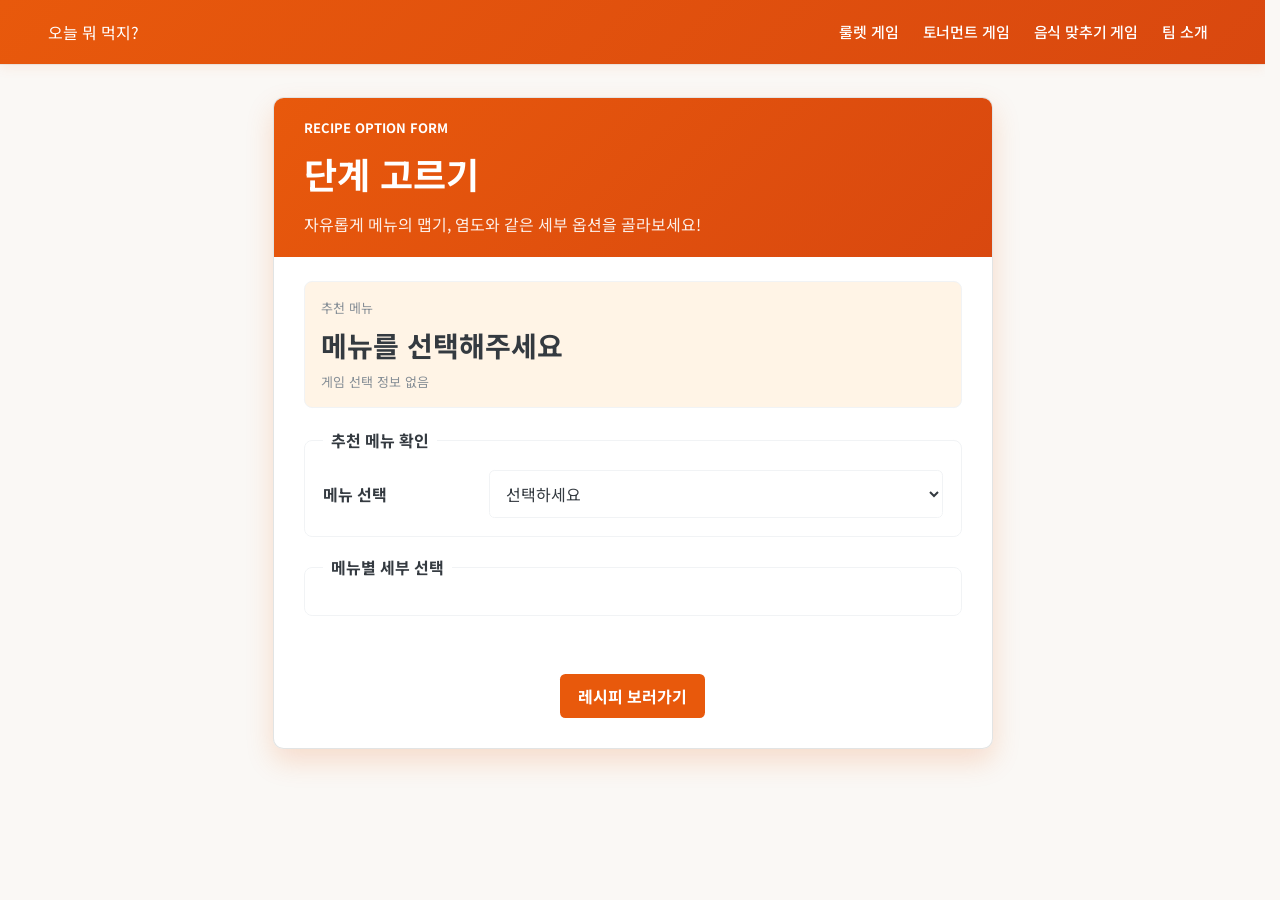
<file: form.html>
<!doctype html>
<html lang="ko">
  <head>
    <meta charset="UTF-8" />
    <meta name="viewport" content="width=device-width, initial-scale=1.0" />
    <title>메뉴 취향 선택</title>
    <link rel="preconnect" href="https://fonts.googleapis.com" />
    <link rel="preconnect" href="https://fonts.gstatic.com" crossorigin />
    <link
      href="https://fonts.googleapis.com/css2?family=Noto+Sans+KR:wght@400;500;600;700&display=swap"
      rel="stylesheet"
    />
    <link rel="stylesheet" href="css/style.css" />
    <link rel="stylesheet" href="css/form.css" />
  </head>
  <body>
    <header>
      <div id="header">
        <div id="title">오늘 뭐 먹지?</div>
        <div id="nav">
          <div>룰렛 게임</div>
          <div>토너먼트 게임</div>
          <div>음식 맞추기 게임</div>
          <div>팀 소개</div>
        </div>
      </div>
    </header>
    <main>
      <div id="formPage" class="app">
        <section class="form-panel" aria-labelledby="page-title">
          <div class="title-group">
            <p class="eyebrow">Recipe Option Form</p>
            <h1 id="page-title">단계 고르기</h1>
            <p class="summary">
              자유롭게 메뉴의 맵기, 염도와 같은 세부 옵션을 골라보세요!
            </p>
          </div>

          <div class="selected-menu" aria-live="polite">
            <span>추천 메뉴</span>
            <strong id="selectedMenuName">메뉴를 불러오는 중</strong>
            <small id="gameSource">게임 선택 정보 없음</small>
          </div>

          <form id="foodForm" novalidate>
            <fieldset id="fallbackFieldset">
              <legend>추천 메뉴 확인</legend>

              <label for="menuChoice">메뉴 선택</label>
              <select id="menuChoice" name="menuChoice" required>
                <option value="">선택하세요</option>
                <option value="tteokbokki">떡볶이</option>
                <option value="kimchiFriedRice">김치볶음밥</option>
                <option value="dakbokkeumtang">닭볶음탕</option>
                <option value="shabuShabu">샤브샤브</option>
                <option value="doenjangStew">된장찌개</option>
                <option value="kimchiStew">김치찌개</option>
                <option value="seaweedSoup">미역국</option>
                <option value="aglioOlio">알리오올리오</option>
              </select>
            </fieldset>

            <fieldset id="customFieldset" class="custom-fieldset" hidden>
              <legend>메뉴별 세부 선택</legend>
              <div id="customFields" class="custom-fields"></div>
            </fieldset>

            <p id="formMessage" class="message" aria-live="polite"></p>

            <div class="actions">
              <button type="submit">레시피 보러가기</button>
            </div>
          </form>
        </section>
      </div>
    </main>

    <script src="js/main.js"></script>
    <script src="js/foodData.js"></script>
    <script src="js/form.js"></script>
  </body>
</html>
</file>
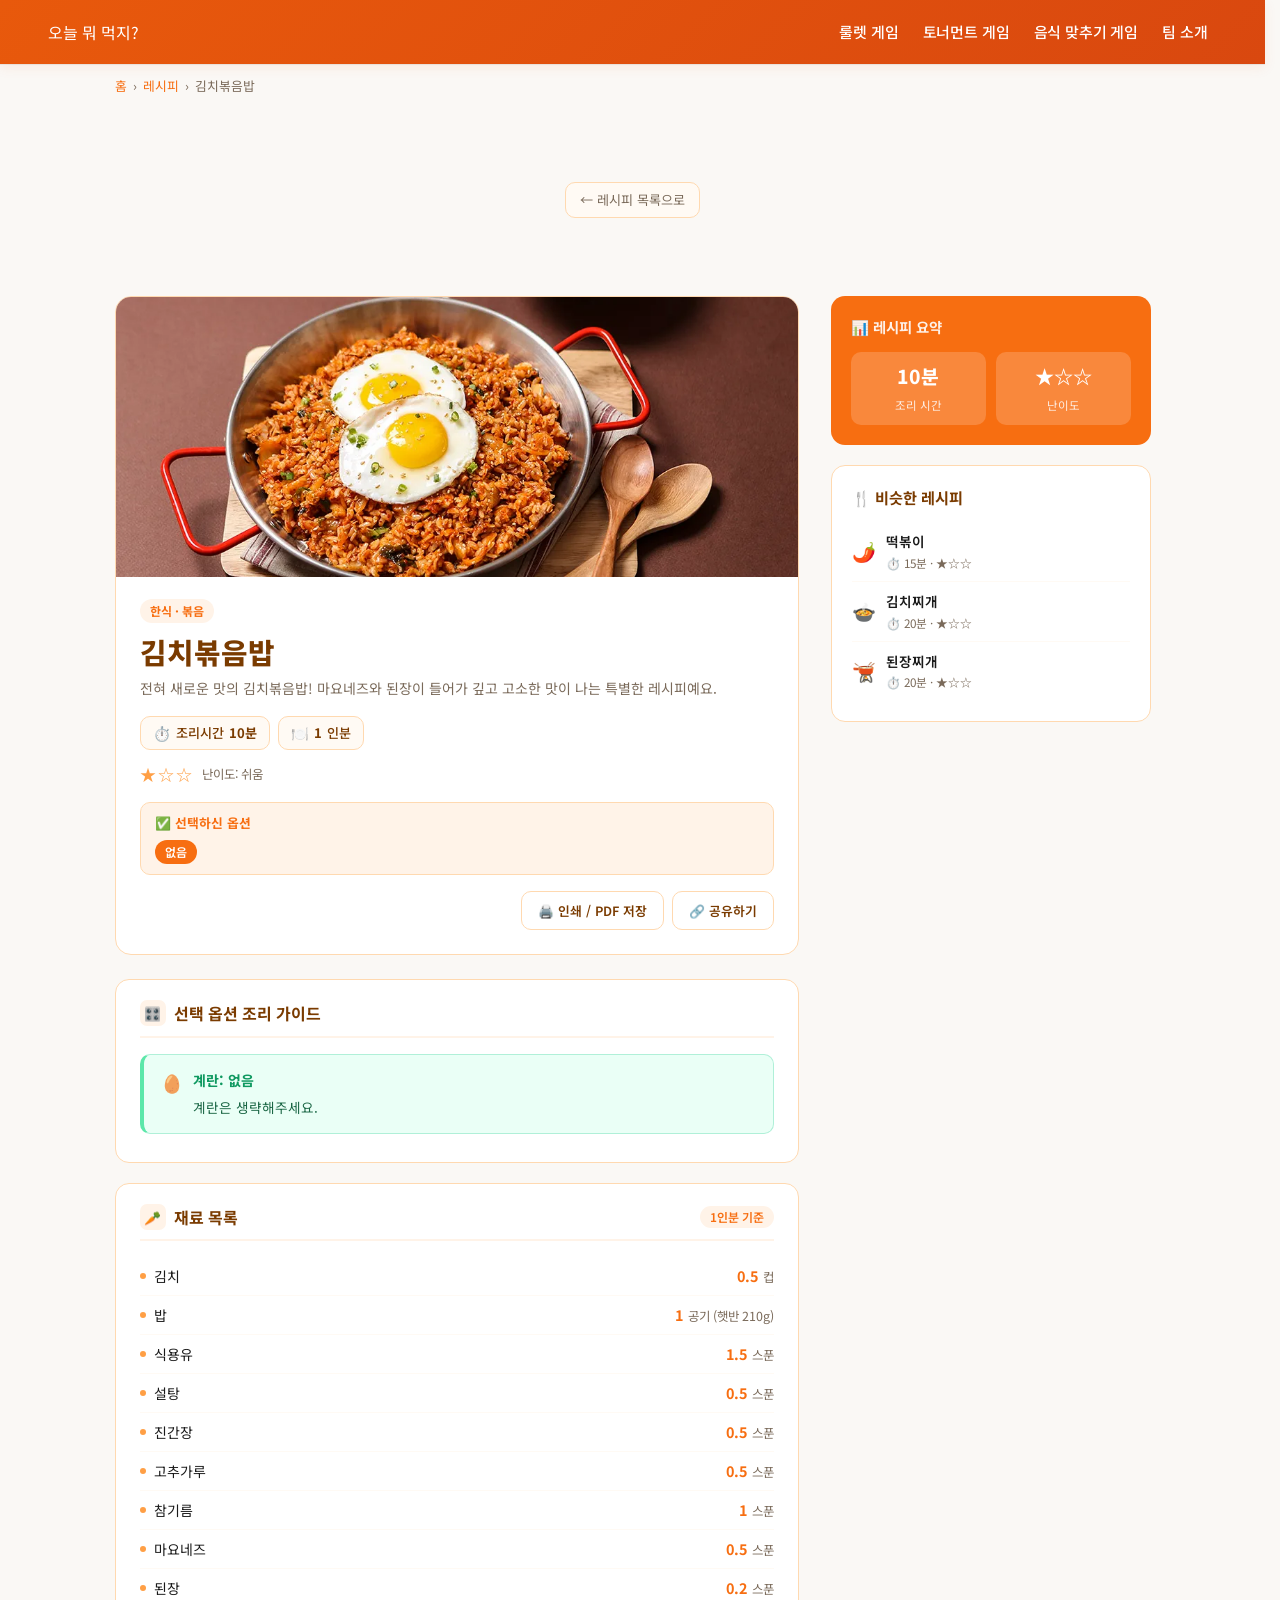
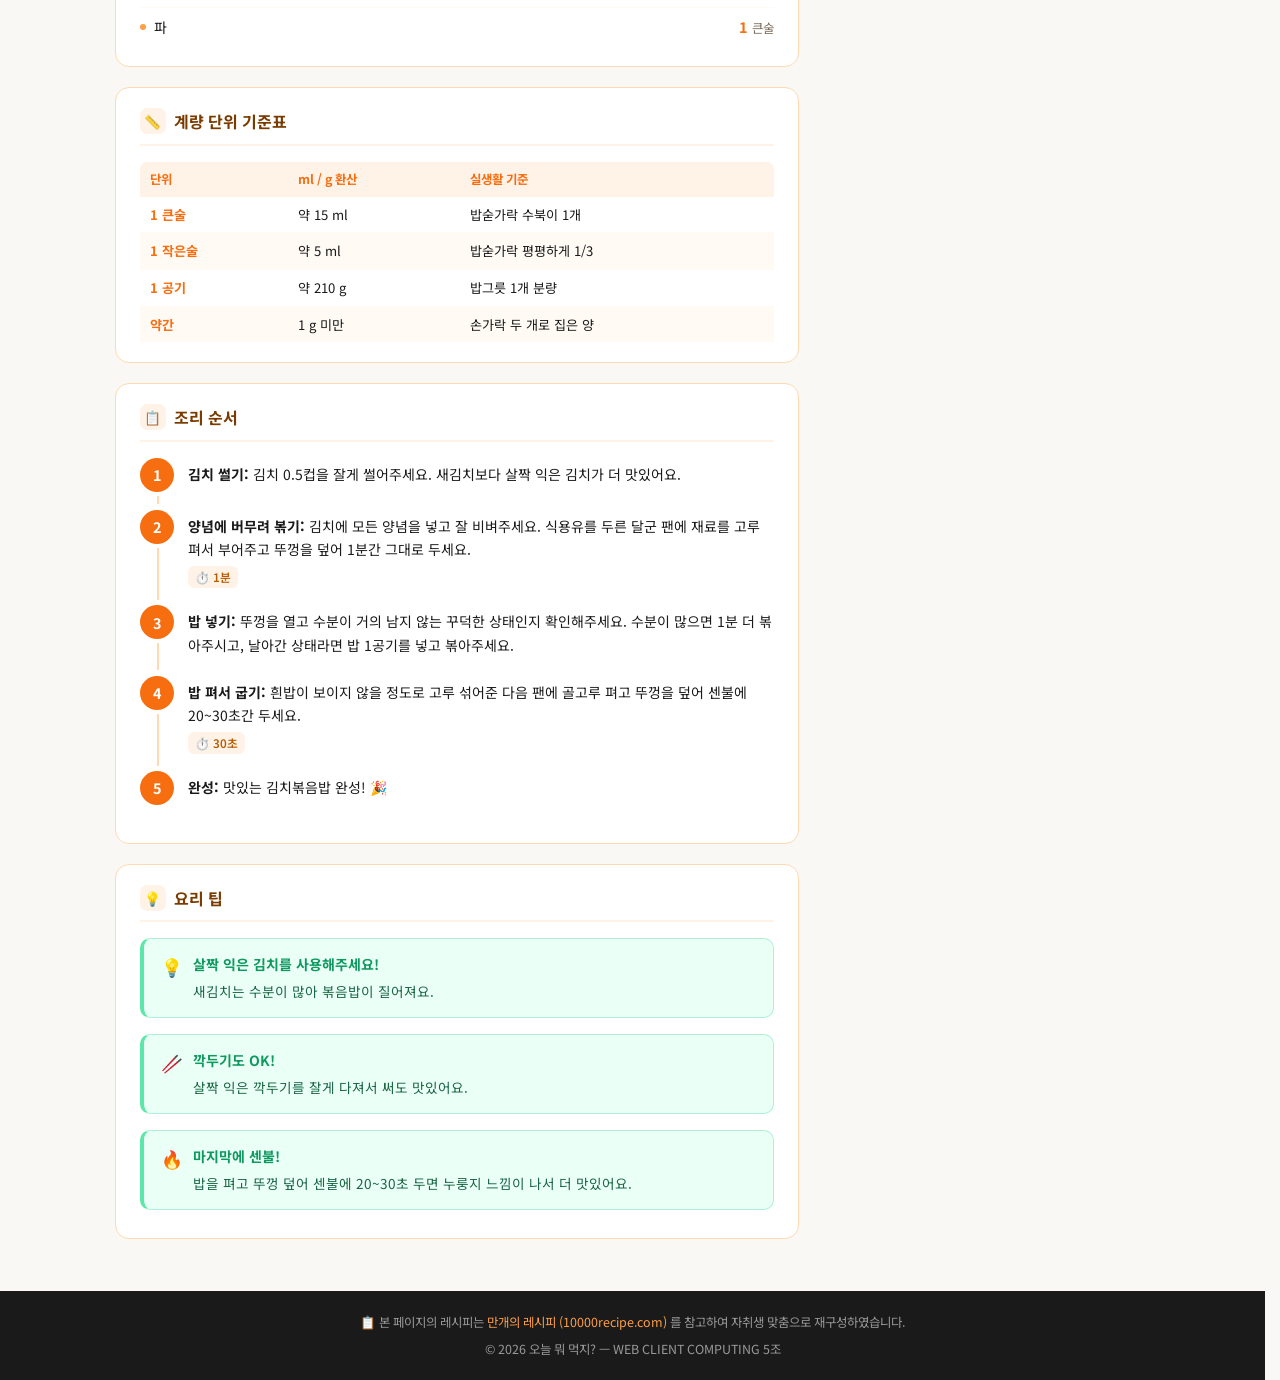
<file: recipe.html>
<!doctype html>
<html lang="ko">
  <head>
    <meta charset="UTF-8" />
    <meta name="viewport" content="width=device-width, initial-scale=1.0" />
    <title>오늘 뭐 먹지? - 레시피</title>
    <link rel="preconnect" href="https://fonts.googleapis.com" />
    <link rel="preconnect" href="https://fonts.gstatic.com" crossorigin />
    <link
      href="https://fonts.googleapis.com/css2?family=Noto+Sans+KR:wght@400;500;600;700&display=swap"
      rel="stylesheet"
    />
    <link rel="stylesheet" href="css/style.css" />
    <link rel="stylesheet" href="css/recipe.css" />
  </head>
  <body>
    <header>
      <div id="header">
        <div id="title">오늘 뭐 먹지?</div>
        <div id="nav">
          <div>룰렛 게임</div>
          <div>토너먼트 게임</div>
          <div>음식 맞추기 게임</div>
          <div>팀 소개</div>
        </div>
      </div>
    </header>

    <main id="recipePage">
      <div class="breadcrumb">
        <a href="index.html">홈</a>
        <span>›</span>
        <a href="index.html#recipes">레시피</a>
        <span>›</span>
        <span id="breadcrumb-name">-</span>
      </div>

      <a
        class="btn-back"
        href="index.html"
        style="display: inline-flex; margin-left: 0; text-align: left"
        >← 레시피 목록으로</a
      >

      <div class="recipe-layout">
        <div class="recipe-body">
          <div class="recipe-hero">
            <div class="hero-image-placeholder" id="hero-placeholder">
              <span id="hero-emoji">🍳</span>
              <p>음식 사진 영역</p>
            </div>

            <img
              class="hero-image"
              id="hero-img"
              src=""
              alt=""
              style="display: none"
            />

            <div class="hero-info">
              <span class="recipe-category" id="recipe-category">-</span>
              <h1 class="recipe-title" id="recipe-title">-</h1>
              <p class="recipe-desc" id="recipe-desc">-</p>

              <div class="meta-row">
                <div class="meta-chip">
                  <span class="icon">⏱️</span>
                  조리시간
                  <strong id="meta-time">-</strong>
                </div>
                <div class="meta-chip">
                  <span class="icon">🍽️</span>
                  <strong id="serving-display">1</strong>인분
                </div>
              </div>

              <div class="difficulty-row">
                <span class="stars" id="meta-difficulty">★☆☆</span>
                <span class="diff-label" id="meta-diff-label">난이도: -</span>
              </div>

              <div
                class="selected-options"
                id="selected-options"
                style="display: none"
              >
                <p class="selected-options-title">✅ 선택하신 옵션</p>
                <div class="options-tags" id="options-tags"></div>
              </div>

              <div class="action-row">
                <button
                  class="btn-action"
                  type="button"
                  onclick="window.print()"
                >
                  🖨️ 인쇄 / PDF 저장
                </button>
                <button
                  class="btn-action"
                  type="button"
                  onclick="shareRecipe()"
                >
                  🔗 공유하기
                </button>
              </div>
            </div>
          </div>

          <div class="section-card" id="option-tips-card" style="display: none">
            <h2 class="section-title">
              <span class="s-icon">🎛️</span>
              선택 옵션 조리 가이드
            </h2>
            <div class="tips-wrap" id="option-tips-wrap"></div>
          </div>

          <div class="section-card">
            <h2 class="section-title">
              <span class="s-icon">🥕</span>
              재료 목록
              <span class="serving-badge" id="serving-badge">1인분 기준</span>
            </h2>
            <ul class="ingredient-list" id="ingredient-list"></ul>
          </div>

          <div class="section-card">
            <h2 class="section-title">
              <span class="s-icon">📏</span>
              계량 단위 기준표
            </h2>
            <table class="measure-table">
              <thead>
                <tr>
                  <th>단위</th>
                  <th>ml / g 환산</th>
                  <th>실생활 기준</th>
                </tr>
              </thead>
              <tbody>
                <tr>
                  <td><span class="measure-unit-highlight">1 큰술</span></td>
                  <td>약 15 ml</td>
                  <td>밥숟가락 수북이 1개</td>
                </tr>
                <tr>
                  <td><span class="measure-unit-highlight">1 작은술</span></td>
                  <td>약 5 ml</td>
                  <td>밥숟가락 평평하게 1/3</td>
                </tr>
                <tr>
                  <td><span class="measure-unit-highlight">1 공기</span></td>
                  <td>약 210 g</td>
                  <td>밥그릇 1개 분량</td>
                </tr>
                <tr>
                  <td><span class="measure-unit-highlight">약간</span></td>
                  <td>1 g 미만</td>
                  <td>손가락 두 개로 집은 양</td>
                </tr>
              </tbody>
            </table>
          </div>

          <div class="section-card">
            <h2 class="section-title">
              <span class="s-icon">📋</span>
              조리 순서
            </h2>
            <ol class="steps-list" id="steps-list"></ol>
          </div>

          <div class="section-card">
            <h2 class="section-title">
              <span class="s-icon">💡</span>
              요리 팁
            </h2>
            <div class="tips-wrap" id="tips-wrap"></div>
          </div>
        </div>

        <aside class="sidebar">
          <div class="summary-card">
            <p class="summary-card-title">📊 레시피 요약</p>
            <div class="summary-stats">
              <div class="stat-box">
                <span class="stat-val" id="sum-time">-</span>
                <span class="stat-lbl">조리 시간</span>
              </div>
              <div class="stat-box">
                <span class="stat-val" id="sum-diff">-</span>
                <span class="stat-lbl">난이도</span>
              </div>
            </div>
          </div>

          <div class="related-card">
            <h3 class="related-title">🍴 비슷한 레시피</h3>
            <ul class="related-list" id="related-list"></ul>
          </div>
        </aside>
      </div>
    </main>

    <footer class="recipe-footer">
      <p>
        📋 본 페이지의 레시피는
        <a
          href="https://www.10000recipe.com"
          target="_blank"
          style="color: #ff9f45; text-decoration: none"
          >만개의 레시피 (10000recipe.com)</a
        >
        를 참고하여 자취생 맞춤으로 재구성하였습니다.
      </p>
      <p style="margin-top: 4px">
        © 2026 오늘 뭐 먹지? — WEB CLIENT COMPUTING 5조
      </p>
    </footer>

    <script src="js/foodData.js"></script>
    <script src="js/foodOptions.js"></script>
    <script src="js/recipe.js"></script>
    <script src="js/main.js"></script>
  </body>
</html>
</file>
<file: css/style.css>
:root {
  /* =========================================================
     브랜드 컬러 — 사이트 메인 오렌지 톤 (헤더·카드·hover)
     ========================================================= */
  --color-primary: #e8590c; /* 기본 강조색 */
  --color-primary-dark: #d9480f; /* 헤더 그라데이션 끝색 */
  --color-primary-hover: #f76707; /* hover 시 이미지 배경 */
  --color-primary-soft: #fff4e6; /* 카드 hover 배경 */
  --color-primary-muted: #ffc9a8; /* 카드 hover 테두리 */

  /* =========================================================
     중립 컬러 — 페이지 배경·본문·카드·테두리
     ========================================================= */
  --color-bg: #faf8f5; /* body 배경 */
  --color-surface: #ffffff; /* 카드·박스 배경 */
  --color-text: #343a40; /* 기본 글자색 */
  --color-text-muted: #868e96; /* 보조·설명 글자색 */
  --color-text-on-primary: #ffffff; /* 오렌지 위 흰 글자 */
  --color-border: #f1f3f5; /* 카드·구분선 테두리 */

  /* =========================================================
     헤더 네비 글자 — #nav 메뉴 항목 타이포·전환
     ========================================================= */
  --nav-font-size: 0.9375rem;
  --nav-font-weight: 500;
  --nav-color: var(--color-text-on-primary);
  --nav-transition:
    background-color 0.2s ease, color 0.2s ease, transform 0.2s ease;

  /* =========================================================
     헤더 타이틀 — #title "오늘 뭐 먹지?" 글자
     ========================================================= */
  --title-font-size: 1.25rem;
  --title-font-weight: 700;
  --title-letter-spacing: -0.02em;

  /* =========================================================
     게임 카드 라벨 — 카드 하단 게임 이름 글자
     ========================================================= */
  --card-label-size: 1rem;
  --card-label-weight: 600;

  /* =========================================================
     공통 레이아웃 — 폰트·헤더 높이·모서리 둥글기
     ========================================================= */
  --font-family:
    "Noto Sans KR", -apple-system, BlinkMacSystemFont, "Segoe UI", sans-serif;
  --header-height: 64px;
  --radius-sm: 0.42vw; /* 네비 버튼 */
  --radius-md: 0.63vw; /* 게임 이미지 */
  --radius-lg: 0.83vw; /* 게임 카드 */
  --space-main-y: 2.6vw;
  --space-main-x: 10.42vw;
  --space-main-gap: 5.21vw;
  --space-game-card: 19.5vw; /* 약 280px @ 1440px */
  --space-game-picture-h: 15.5vw; /* 약 220px @ 1420px */

  /* =========================================================
     헤더 스크롤 효과 — 스크롤 시 반투명·블러 (main.js 연동)
     ========================================================= */
  --color-primary-rgb: 232, 89, 12; /* rgba용 R,G,B */
  --color-primary-dark-rgb: 217, 72, 15;
  --header-bg-opacity-scrolled: 0.78; /* 스크롤 후 배경 투명도 */
  --header-blur: 12px; /* 스크롤 후 backdrop blur */

  /* =========================================================
     그림자·애니메이션 — 헤더·카드 elevation & transition
     ========================================================= */
  --shadow-header:
    0 1px 0 rgba(0, 0, 0, 0.06), 0 4px 12px rgba(232, 89, 12, 0.08);
  --shadow-card: 0 2px 8px rgba(52, 58, 64, 0.06);
  --shadow-card-hover: 0 12px 28px rgba(232, 89, 12, 0.18);
  --transition-base: 0.25s cubic-bezier(0.4, 0, 0.2, 1);
}

html {
  scrollbar-gutter: stable;
}

* {
  margin: 0;
  padding: 0;
  box-sizing: border-box;
}

body {
  font-family: var(--font-family);
  font-size: 16px;
  line-height: 1.5;
  color: var(--color-text);
  background-color: var(--color-bg);
  -webkit-font-smoothing: antialiased;
  transition:
    background-color 0.5s ease,
    color 0.5s ease;
}

/* 다크모드 전환 트랜지션 */
*,
*::before,
*::after {
  transition:
    background-color 0.5s ease,
    border-color 0.5s ease,
    color 0.5s ease,
    box-shadow 0.5s ease;
}

/* header */
header {
  position: sticky;
  top: 0;
  z-index: 100;
}

#header {
  display: flex;
  justify-content: space-between;
  align-items: center;
  height: var(--header-height);
  min-height: var(--header-height);
  padding: 0 clamp(16px, var(--space-main-x), 48px);
  font-family: var(--font-family);
  background: linear-gradient(
    135deg,
    var(--color-primary) 0%,
    var(--color-primary-dark) 100%
  );
  color: var(--color-text-on-primary);
  box-shadow: var(--shadow-header);
  transition:
    background var(--transition-base),
    box-shadow var(--transition-base),
    backdrop-filter var(--transition-base);
}

#header.is-scrolled {
  background: linear-gradient(
    135deg,
    rgba(var(--color-primary-rgb), var(--header-bg-opacity-scrolled)) 0%,
    rgba(var(--color-primary-dark-rgb), var(--header-bg-opacity-scrolled)) 100%
  );
  backdrop-filter: blur(var(--header-blur));
  -webkit-backdrop-filter: blur(var(--header-blur));
  box-shadow: 0 0.21vw 0.83vw rgba(0, 0, 0, 0.08);
}

#title {
  display: inline-flex;
  align-items: center;
  gap: 0.65rem;
  flex-shrink: 0;
  padding: 0;
  border: none;
  background: none;
  box-shadow: none;
  white-space: nowrap;
  cursor: pointer;
  transition: transform var(--transition-base);
}

.title-logo {
  display: block;
  height: 3rem;
  width: auto;
  object-fit: contain;
  flex-shrink: 0;
  background: none;
  filter: drop-shadow(0 2px 6px rgba(0, 0, 0, 0.2));
  transition: transform var(--transition-base);
}

.title-text {
  font-family: var(--font-family);
  font-size: clamp(1.125rem, 1.25vw, 1.35rem);
  font-weight: 800;
  letter-spacing: -0.03em;
  color: var(--color-text-on-primary);
  text-shadow: 0 1px 3px rgba(0, 0, 0, 0.16);
  line-height: 1;
}

#title:hover {
  transform: translateY(-1px);
}

#title:hover .title-logo {
  transform: scale(1.05);
}

#title:active {
  transform: translateY(0);
}

#title:active .title-logo {
  transform: scale(1.02);
}

#nav {
  display: flex;
  justify-content: flex-end;
  gap: 0.42vw;
  align-items: center;
  flex: 1;
}

#nav div {
  padding: 0.42vw 0.73vw;
  cursor: pointer;
  border-radius: var(--radius-sm);
  font-family: var(--font-family);
  font-size: var(--nav-font-size);
  font-weight: var(--nav-font-weight);
  color: var(--nav-color);
  letter-spacing: -0.01em;
  transition: var(--nav-transition);
}

#nav div:hover {
  background-color: rgba(255, 255, 255, 0.18);
  transform: translateY(-0.05vw);
}

#nav div:active {
  transform: translateY(0);
}

@media (max-width: 768px) {
  #nav {
    display: none;
  }

  .title-logo {
    height: 2.65rem;
  }

  .title-text {
    font-size: 1rem;
  }

  #title {
    gap: 0.45rem;
  }
}
/* header end */

/* main — index.html 과 동일한 페이지 기본 레이아웃 */
body > main {
  min-height: calc(100vh - var(--header-height));
  display: flex;
  flex-direction: column;
  justify-content: flex-start;
  align-items: center;
  width: 100%;
  padding: var(--space-main-y) var(--space-main-x);
  gap: var(--space-main-gap);
}

body > main > * {
  width: 100%;
}

/* game */
#gameSelector {
  display: grid;
  grid-template-columns: repeat(3, minmax(0, 1fr));
  gap: clamp(8px, 1.2vw, 20px);
  width: 100%;
  align-items: stretch;
}

#gameSelector > div {
  display: flex;
  flex-direction: column;
  align-items: stretch;
  justify-content: flex-start;
  gap: 0.73vw;
  width: 100%;
  min-width: 0;
  padding: 0.83vw;
  border-radius: calc(var(--radius-lg) + 0.15vw);
  background:
    linear-gradient(180deg, #ffffff 0%, #fffaf5 100%) padding-box,
    linear-gradient(
        145deg,
        rgba(255, 201, 168, 0.95) 0%,
        rgba(232, 89, 12, 0.85) 100%
      )
      border-box;
  border: 2px solid transparent;
  box-shadow: var(--shadow-card);
  color: var(--color-text);
  cursor: pointer;
  overflow: hidden;
  transition:
    transform var(--transition-base),
    box-shadow var(--transition-base);
}

#gameSelector > div > div:last-child {
  padding: 0.55vw 0.4vw;
  border-radius: var(--radius-sm);
  background-color: rgba(255, 244, 230, 0.85);
  font-size: var(--card-label-size);
  font-weight: var(--card-label-weight);
  letter-spacing: -0.02em;
  color: var(--color-text);
  text-align: center;
  transition:
    background-color var(--transition-base),
    color var(--transition-base);
}

#gameSelector > div:hover,
#gameSelector > div:has(:hover) {
  transform: translateY(-0.35vw);
  box-shadow: var(--shadow-card-hover);
}

#gameSelector > div:hover > div:last-child,
#gameSelector > div:has(:hover) > div:last-child {
  background-color: var(--color-primary);
  color: var(--color-text-on-primary);
}

#foodGame,
#rouletteGame,
#tournamentGame {
  position: relative;
}

#foodGamePicture,
#rouletteGamePicture,
#tournamentGamePicture {
  position: relative;
  width: 100%;
  height: var(--space-game-picture-h);
  border-radius: calc(var(--radius-md) + 0.1vw);
  border: none;
  background-color: #fff3e8;
  background-position: center;
  background-repeat: no-repeat;
  background-size: contain;
  box-shadow:
    inset 0 0 0 1px rgba(255, 255, 255, 0.85),
    0 6px 18px rgba(232, 89, 12, 0.1);
  overflow: hidden;
  transition:
    transform 0.35s cubic-bezier(0.34, 1.2, 0.64, 1),
    box-shadow var(--transition-base);
}

#foodGamePicture::after,
#rouletteGamePicture::after,
#tournamentGamePicture::after {
  content: "";
  position: absolute;
  inset: 0;
  border-radius: inherit;
  background: linear-gradient(
    180deg,
    rgba(255, 255, 255, 0.08) 0%,
    rgba(255, 255, 255, 0) 42%,
    rgba(232, 89, 12, 0.04) 100%
  );
  pointer-events: none;
}

#gameSelector > div:hover [id$="Picture"],
#gameSelector > div:has(:hover) [id$="Picture"] {
  transform: scale(1.035);
  box-shadow:
    inset 0 0 0 1px rgba(255, 255, 255, 0.95),
    0 10px 24px rgba(232, 89, 12, 0.18);
}

#foodGamePicture {
  background-image: url(../assets/image/game/foodQuizImage.png);
}

#rouletteGamePicture {
  background-image: url(../assets/image/game/rouletteImage.png?v=2);
}

#tournamentGamePicture {
  background-image: url(../assets/image/game/tournamentImage.png);
  background-position: 56% calc(50% + 35px);
  background-size: 90% auto;
}

/* game end */

/* representative menu */
#representativeMenu {
  width: 100%;
  padding: clamp(16px, 2vw, 28px) clamp(16px, 2.6vw, 32px);
  border-radius: var(--radius-lg);
  border: 2px solid var(--color-primary);
  background-color: var(--color-surface);
  box-shadow: var(--shadow-card);
  display: flex;
  flex-direction: column;
  gap: clamp(12px, 1.5vw, 24px);
}

#representativeMenu > div:first-child {
  font-size: 1.25rem;
  font-weight: var(--card-label-weight);
  letter-spacing: -0.02em;
  color: var(--color-text);
}

#menuList {
  display: grid;
  grid-template-columns: repeat(4, minmax(0, 1fr));
  width: 100%;
  column-gap: clamp(12px, 2vw, 28px);
  row-gap: clamp(12px, 1.5vw, 20px);
  justify-items: stretch;
}

#menuList [id$="Menu"] {
  display: flex;
  flex-direction: column;
  align-items: center;
  justify-content: center;
  width: 100%;
  gap: clamp(6px, 0.5vw, 10px);
  padding: clamp(10px, 0.8vw, 14px) clamp(8px, 0.6vw, 12px);
  border-radius: var(--radius-lg);
  background-color: var(--color-surface);
  border: 1px solid var(--color-border);
  box-shadow: var(--shadow-card);
  cursor: pointer;
  transition:
    background-color var(--transition-base),
    transform var(--transition-base),
    box-shadow var(--transition-base),
    border-color var(--transition-base);
}

#menuList [id$="Menu"]:hover,
#menuList [id$="Menu"]:has(:hover) {
  background-color: var(--color-primary-soft);
  border-color: var(--color-primary-muted);
  transform: translateY(-0.1vw);
  box-shadow: var(--shadow-card-hover);
}

#menuList [id$="Menu"]:hover [id$="MenuPicture"],
#menuList [id$="Menu"]:has(:hover) [id$="MenuPicture"] {
  background-color: var(--color-primary-hover);
}

[id$="MenuPicture"] {
  width: clamp(56px, 5vw, 80px);
  height: clamp(56px, 5vw, 80px);
  border-radius: 50%;
  border: 2px solid var(--color-primary);
  background-color: var(--color-surface);
  background-size: cover;
  background-position: center;
  background-repeat: no-repeat;
  transition: background-color var(--transition-base);
}

#firstMenuPicture {
  background-image: url(../assets/image/menu/김치볶음밥.png);
}

#secondMenuPicture {
  background-image: url(../assets/image/menu/김치찌개.png);
}

#thirdMenuPicture {
  background-image: url(../assets/image/menu/닭볶음탕.png);
}

#fourthMenuPicture {
  background-image: url(../assets/image/menu/된장찌개.png);
}

#fifthMenuPicture {
  background-image: url(../assets/image/menu/떡볶이.png);
}

#sixthMenuPicture {
  background-image: url(../assets/image/menu/미역국.png);
}

#seventhMenuPicture {
  background-image: url(../assets/image/menu/샤브샤브.png);
}

#eighthMenuPicture {
  background-image: url(../assets/image/menu/알리오올리오.png);
}

[id$="MenuText"] {
  font-size: 1rem;
  font-weight: var(--card-label-weight);
  letter-spacing: -0.02em;
  color: var(--color-text);
  text-align: center;
  white-space: nowrap;
}

@media (max-width: 900px) {
  :root {
    --space-main-x: 5vw;
    --space-game-picture-h: clamp(72px, 20vw, 120px);
  }

  #gameSelector {
    gap: clamp(6px, 1.5vw, 12px);
  }

  #gameSelector > div {
    padding: clamp(6px, 1.2vw, 10px);
    gap: clamp(4px, 1vw, 8px);
  }

  #gameSelector > div > div:last-child {
    padding: clamp(4px, 1vw, 8px) clamp(2px, 0.5vw, 6px);
    font-size: clamp(0.6875rem, 2.4vw, 0.9375rem);
    line-height: 1.3;
    white-space: normal;
  }

  #menuList {
    grid-template-columns: repeat(2, minmax(0, 1fr));
  }
}

@media (max-width: 600px) {
  :root {
    --space-main-y: 4vw;
    --space-main-x: 4vw;
    --space-main-gap: 6vw;
  }

  #menuList [id$="Menu"] {
    flex-direction: row;
    justify-content: flex-start;
    align-items: center;
    gap: 12px;
    padding: 10px 12px;
  }

  [id$="MenuPicture"] {
    width: 48px;
    height: 48px;
    flex-shrink: 0;
  }

  [id$="MenuText"] {
    text-align: left;
    white-space: normal;
    font-size: 0.9375rem;
  }
}
/* representative menu end */

/* fortune cookie */
#fortuneCookie {
  display: flex;
  align-items: center;
  gap: 2vw;
  width: 100%;
  padding: 1.6vw 2vw;
  border-radius: var(--radius-md);
  background-color: var(--color-primary-soft);
  border: 1px solid var(--color-primary-muted);
  cursor: pointer;
  transition:
    background-color var(--transition-base),
    border-color var(--transition-base),
    box-shadow var(--transition-base),
    transform var(--transition-base);
}

#fortuneCookie:hover,
#fortuneCookie:has(:hover) {
  background-color: #fff9f0;
  border-color: var(--color-primary);
  transform: translateY(-0.1vw);
  box-shadow: var(--shadow-card-hover);
}

#fortuneCookie:hover #cookieArrow,
#fortuneCookie:has(:hover) #cookieArrow {
  background-color: var(--color-primary-dark);
  transform: translateX(0.2vw);
}

#cookiePicture {
  flex-shrink: 0;
  width: 6vw;
  height: 6vw;
  min-width: 72px;
  min-height: 72px;
  border-radius: var(--radius-md);
  border: 2px solid var(--color-primary);
  background-color: var(--color-surface);
  background-image: url(../assets/image/game/fortuneCookieImage.png);
  background-size: cover;
  background-position: center;
  background-repeat: no-repeat;
  box-shadow: var(--shadow-card);
}

#cookieContent {
  flex: 1;
  display: flex;
  flex-direction: column;
  align-items: flex-start;
  gap: 0.4vw;
  min-width: 0;
}

#cookieLabel {
  font-size: 0.8125rem;
  font-weight: 600;
  letter-spacing: -0.01em;
  color: var(--color-primary);
}

#cookieText {
  font-size: clamp(1.125rem, 1.5vw, 1.5rem);
  font-weight: var(--title-font-weight);
  letter-spacing: var(--title-letter-spacing);
  line-height: 1.25;
  color: var(--color-text);
}

#cookieDesc {
  font-size: clamp(0.8125rem, 0.95vw, 0.9375rem);
  font-weight: 400;
  line-height: 1.5;
  color: var(--color-text-muted);
}

#cookieArrow {
  flex-shrink: 0;
  display: flex;
  align-items: center;
  justify-content: center;
  width: 2.8vw;
  height: 2.8vw;
  min-width: 44px;
  min-height: 44px;
  border-radius: 50%;
  background-color: var(--color-primary);
  color: var(--color-text-on-primary);
  font-size: 1.25rem;
  line-height: 1;
  box-shadow: 0 0.25vw 0.8vw rgba(232, 89, 12, 0.35);
  transition:
    background-color var(--transition-base),
    transform var(--transition-base);
}

#cookieArrow::after {
  content: "→";
}

@media (max-width: 600px) {
  #fortuneCookie {
    flex-wrap: wrap;
    row-gap: 2.5vw;
    padding: 4vw;
  }

  #cookieArrow {
    margin-left: auto;
  }
}
/* fortune cookie end */

/* =========================================================
   테마 토글 스위치
   ========================================================= */
.theme-toggle {
  display: flex;
  align-items: center;
  cursor: pointer;
  padding: 4px;
  border-radius: 20px;
  background: rgba(255, 255, 255, 0.15);
  transition: background-color 0.3s ease;
  margin-left: 16px;
  flex-shrink: 0;
}

.theme-toggle:hover {
  background: rgba(255, 255, 255, 0.25);
}

.toggle-track {
  position: relative;
  width: 52px;
  height: 26px;
  background: rgba(255, 255, 255, 0.2);
  border-radius: 13px;
  padding: 3px;
  transition: background-color 0.3s ease;
}

.toggle-thumb {
  position: absolute;
  top: 3px;
  left: 3px;
  width: 20px;
  height: 20px;
  background: #ffffff;
  border-radius: 50%;
  display: flex;
  align-items: center;
  justify-content: center;
  font-size: 12px;
  transition:
    transform 0.3s ease,
    background-color 0.3s ease;
  box-shadow: 0 2px 4px rgba(0, 0, 0, 0.2);
}

.toggle-thumb::before {
  content: "☀️";
}

/* 다크 모드 토글 스위치 */
body.dark-mode .toggle-track {
  background: rgba(0, 0, 0, 0.3);
}

body.dark-mode .toggle-thumb {
  transform: translateX(26px);
  background: #3d3d3d;
}

body.dark-mode .toggle-thumb::before {
  content: "🌙";
}

@media (max-width: 768px) {
  .theme-toggle {
    margin-left: 8px;
  }

  .toggle-track {
    width: 44px;
    height: 22px;
  }

  .toggle-thumb {
    width: 16px;
    height: 16px;
    font-size: 10px;
  }

  body.dark-mode .toggle-thumb {
    transform: translateX(22px);
  }
}

/* =========================================================
   다크 모드 기본 스타일
   ========================================================= */
body.dark-mode {
  --color-bg: #1a1a1a;
  --color-surface: #2d2d2d;
  --color-text: #e8e8e8;
  --color-text-muted: #a0a0a0;
  --color-border: #3d3d3d;
  --color-primary-soft: #3d2a1a;
  --color-primary-muted: #5c3d2a;
  --shadow-card: 0 2px 8px rgba(0, 0, 0, 0.3);
  --shadow-card-hover: 0 12px 28px rgba(0, 0, 0, 0.4);
}

/* 게임 카드 다크 모드 */
body.dark-mode #gameSelector > div {
  background:
    linear-gradient(180deg, #2d2d2d 0%, #252525 100%) padding-box,
    linear-gradient(
        145deg,
        rgba(92, 61, 42, 0.95) 0%,
        rgba(232, 89, 12, 0.85) 100%
      )
      border-box;
}

body.dark-mode #gameSelector > div > div:last-child {
  background-color: rgba(61, 42, 26, 0.85);
  color: var(--color-text);
}

body.dark-mode #gameSelector > div:hover > div:last-child,
body.dark-mode #gameSelector > div:has(:hover) > div:last-child {
  background-color: var(--color-primary);
  color: var(--color-text-on-primary);
}

/* 게임 이미지 다크 모드 */
body.dark-mode #foodGamePicture,
body.dark-mode #rouletteGamePicture,
body.dark-mode #tournamentGamePicture {
  background-color: #3d3d3d;
}

/* 대표 메뉴 다크 모드 */
body.dark-mode #representativeMenu {
  background-color: var(--color-surface);
  border-color: var(--color-primary);
}

body.dark-mode #menuList [id$="Menu"] {
  background-color: var(--color-surface);
  border-color: var(--color-border);
}

body.dark-mode #menuList [id$="Menu"]:hover {
  background-color: var(--color-primary-soft);
  border-color: var(--color-primary-muted);
}

body.dark-mode [id$="MenuPicture"] {
  background-color: var(--color-surface);
}

/* 포춘 쿠키 배너 다크 모드 (index.html) */
body.dark-mode #fortuneCookie {
  background-color: var(--color-primary-soft);
  border-color: var(--color-primary-muted);
}

body.dark-mode #fortuneCookie:hover {
  background-color: #4a3525;
  border-color: var(--color-primary);
}

body.dark-mode #cookiePicture {
  background-color: var(--color-surface);
}
</file>
<file: css/form.css>
#formPage.app {
  width: min(720px, 100%);
  margin: 0 auto;
}

#formPage .form-panel {
  overflow: hidden;
  padding: 0 30px 30px;
  background: rgba(255, 255, 255, 0.92);
  border: 1px solid rgba(23, 33, 38, 0.12);
  border-radius: var(--radius-lg);
  box-shadow: var(--shadow-card-hover);
}

#formPage .title-group {
  margin: 0 -30px 24px;
  padding: 20px 30px;
  color: var(--color-text-on-primary);
  background: linear-gradient(
    135deg,
    var(--color-primary) 0%,
    var(--color-primary-dark) 100%
  );
}

#formPage .eyebrow {
  margin: 0 0 8px;
  color: var(--color-text-on-primary);
  font-size: 13px;
  font-weight: 700;
  letter-spacing: 0;
  text-transform: uppercase;
}

#formPage h1,
#formPage h2 {
  margin: 0;
  letter-spacing: 0;
}

#formPage h1 {
  font-size: 36px;
}

#formPage h2 {
  font-size: 24px;
}

#formPage .summary {
  margin: 12px 0 0;
  color: rgba(255, 255, 255, 0.9);
  line-height: 1.6;
}

#formPage form {
  display: grid;
  gap: 18px;
}

#formPage fieldset {
  display: grid;
  grid-template-columns: 150px minmax(0, 1fr);
  gap: 12px 16px;
  margin: 0;
  padding: 18px;
  border: 1px solid var(--color-border);
  border-radius: var(--radius-md);
  background: var(--color-surface);
}

#formPage legend {
  padding: 0 8px;
  font-weight: 700;
  color: var(--color-text);
}

#formPage label {
  align-self: center;
  font-weight: 700;
  color: var(--color-text);
}

#formPage input,
#formPage select,
#formPage button,
#formPage .link-button {
  min-height: 44px;
  font: inherit;
}

#formPage input,
#formPage select {
  width: 100%;
  border: 1px solid var(--color-border);
  border-radius: var(--radius-sm);
  padding: 10px 12px;
  color: var(--color-text);
  background: var(--color-surface);
}

#formPage input:focus,
#formPage select:focus {
  outline: 3px solid rgba(var(--color-primary-rgb), 0.2);
  border-color: var(--color-primary);
}

#formPage input[type="range"] {
  padding: 0;
  accent-color: var(--color-primary);
}

#formPage .range-labels {
  grid-column: 2;
  display: grid;
  grid-template-columns: repeat(4, 1fr);
  gap: 6px;
  color: var(--color-text-muted);
  font-size: 12px;
  text-align: center;
}

#formPage .checkbox {
  grid-column: 2;
  display: flex;
  align-items: center;
  gap: 10px;
  min-height: 44px;
  font-weight: 600;
}

#formPage .checkbox input {
  width: 18px;
  min-height: 18px;
  accent-color: var(--color-primary);
}

#formPage .checkbox-field {
  grid-column: 2;
  display: flex;
  flex-wrap: wrap;
  gap: 10px;
  padding: 4px 0;
}

#formPage .checkbox-group {
  display: flex;
  flex-wrap: wrap;
  gap: 12px 24px;
  padding: 8px 0;
}

#formPage label.field-label {
  align-self: start;
  padding-top: 10px;
  font-weight: 700;
  color: var(--color-text);
}

#formPage .checkbox-item {
  position: relative;
  display: inline-flex;
}

#formPage .checkbox-item input[type="checkbox"] {
  position: absolute;
  inset: 0;
  width: 100%;
  height: 100%;
  min-height: 0;
  margin: 0;
  opacity: 0;
  cursor: pointer;
  z-index: 1;
}

#formPage .checkbox-item label {
  display: inline-flex;
  align-items: center;
  justify-content: center;
  gap: 0;
  min-height: 40px;
  padding: 8px 16px;
  margin: 0;
  border: 1.5px solid var(--color-border);
  border-radius: 999px;
  background: linear-gradient(180deg, #ffffff 0%, #fffaf5 100%);
  color: var(--color-text);
  font-size: 0.9375rem;
  font-weight: 600;
  line-height: 1.2;
  white-space: nowrap;
  cursor: pointer;
  box-shadow: var(--shadow-card);
  transition:
    background-color var(--transition-base),
    border-color var(--transition-base),
    color var(--transition-base),
    box-shadow var(--transition-base),
    transform var(--transition-base);
}

#formPage .checkbox-item label::before {
  content: "✓";
  display: none;
  flex-shrink: 0;
  align-items: center;
  justify-content: center;
  width: 0;
  max-width: 0;
  height: 16px;
  margin-right: 0;
  overflow: hidden;
  border-radius: 50%;
  background: rgba(255, 255, 255, 0.22);
  color: var(--color-text-on-primary);
  font-size: 0.7rem;
  font-weight: 800;
  line-height: 1;
  opacity: 0;
  transform: scale(0.6);
}

#formPage .checkbox-item:hover label {
  border-color: var(--color-primary-muted);
  background: var(--color-primary-soft);
  transform: translateY(-1px);
  box-shadow: var(--shadow-card-hover);
}

#formPage .checkbox-item input[type="checkbox"]:checked + label {
  border-color: var(--color-primary);
  background: linear-gradient(
    135deg,
    var(--color-primary) 0%,
    var(--color-primary-dark) 100%
  );
  color: var(--color-text-on-primary);
  box-shadow: 0 4px 14px rgba(232, 89, 12, 0.24);
  transform: translateY(-1px);
}

#formPage .checkbox-item input[type="checkbox"]:not(:checked) + label::before {
  display: none;
  animation: none;
  width: 0;
  max-width: 0;
  margin-right: 0;
  opacity: 0;
  transform: scale(0.6);
}

#formPage .checkbox-item input[type="checkbox"]:checked + label::before {
  display: inline-flex;
  animation: chip-check-reveal 0.5s cubic-bezier(0.34, 1.2, 0.64, 1) forwards;
}

@keyframes chip-check-reveal {
  from {
    width: 0;
    max-width: 0;
    margin-right: 0;
    opacity: 0;
    transform: scale(0.6);
  }

  to {
    width: 16px;
    max-width: 16px;
    margin-right: 6px;
    opacity: 1;
    transform: scale(1);
  }
}

#formPage .checkbox-item input[type="checkbox"]:focus-visible + label {
  outline: 3px solid rgba(var(--color-primary-rgb), 0.28);
  outline-offset: 2px;
}

#formPage .checkbox-item input[type="checkbox"]:disabled + label {
  opacity: 0.45;
  cursor: not-allowed;
  transform: none;
  box-shadow: none;
}

#formPage .egg-style-field {
  display: none;
}

#formPage .custom-fields {
  display: contents;
}

#formPage .message {
  min-height: 22px;
  margin: 0;
  color: #b23625;
  font-weight: 700;
}

#formPage .actions {
  display: flex;
  justify-content: center;
  gap: 10px;
}

#formPage button,
#formPage .link-button {
  display: inline-flex;
  align-items: center;
  justify-content: center;
  border: 0;
  border-radius: var(--radius-sm);
  padding: 0 18px;
  color: var(--color-text-on-primary);
  font-weight: 700;
  cursor: pointer;
  background: var(--color-primary);
  text-decoration: none;
  transition: background-color var(--transition-base);
}

#formPage button:hover,
#formPage .link-button:hover {
  background: var(--color-primary-dark);
}

#formPage button.secondary,
#formPage .link-button.secondary {
  color: var(--color-text);
  background: var(--color-border);
}

#formPage button.secondary:hover,
#formPage .link-button.secondary:hover {
  background: var(--color-primary-muted);
}

#formPage .selected-menu {
  display: grid;
  gap: 6px;
  margin-bottom: 20px;
  padding: 16px;
  border: 1px solid var(--color-border);
  border-radius: var(--radius-md);
  background: var(--color-primary-soft);
}

#formPage .selected-menu span,
#formPage .selected-menu small {
  color: var(--color-text-muted);
  font-size: 13px;
}

#formPage .selected-menu strong {
  color: var(--color-text);
  font-size: 28px;
}

#formPage .spicy-guide {
  padding: 24px;
  border: 1px solid var(--color-border);
  border-radius: var(--radius-lg);
  background: var(--color-surface);
  max-height: 0;
  opacity: 0;
  transform: translateY(-12px) scaleY(0.98);
  overflow: hidden;
  transition: opacity 560ms cubic-bezier(.2,.9,.2,1), transform 620ms cubic-bezier(.2,.9,.2,1), max-height 760ms cubic-bezier(.2,.9,.2,1);
  will-change: opacity, transform;
  box-shadow: none;
}

#formPage .spicy-guide.visible {
  max-height: 1000px;
  opacity: 1;
  transform: translateY(0) scaleY(1);
  box-shadow: 0 12px 30px rgba(23,33,38,0.08);
}

#formPage .spicy-guide h2 {
  margin-top: 0;
  margin-bottom: 12px;
  color: var(--color-text);
}

#formPage .spicy-guide p {
  margin: 0 0 16px;
  color: var(--color-text-muted);
  line-height: 1.6;
}

#formPage .spicy-guide dl {
  margin: 0;
  display: grid;
  gap: 12px;
}

#formPage .spicy-guide dt {
  font-weight: 700;
  color: var(--color-text);
}

#formPage .spicy-guide dd {
  margin: 0;
  color: var(--color-text);
  line-height: 1.5;
}

@media (min-width: 821px) {
  #formPage .spicy-guide {
    position: fixed;
    top: 140px;
    right: 8vw;
    width: 280px;
    z-index: 30;
  }
}

@media (max-width: 820px) {
  #formPage .spicy-guide {
    position: static;
    width: 100%;
  }
}

@media (max-width: 820px) {
  #formPage.app {
    padding: 20px 0;
  }
}

@media (max-width: 620px) {
  #formPage .form-panel {
    padding: 0 20px 20px;
  }

  #formPage .title-group {
    margin: 0 -20px 20px;
    padding: 18px 20px;
  }

  #formPage h1 {
    font-size: 30px;
  }

  #formPage fieldset {
    grid-template-columns: 1fr;
  }

  #formPage .range-labels,
  #formPage .checkbox,
  #formPage .checkbox-field {
    grid-column: 1;
  }

  #formPage label.field-label {
    padding-top: 0;
  }

  #formPage .checkbox-item label {
    white-space: normal;
    text-align: center;
  }

  #formPage .actions {
    flex-direction: column-reverse;
  }

  #formPage button,
  #formPage .link-button {
    width: 100%;
  }
}
</file>
<file: css/recipe.css>
/* ==============================
   오늘 뭐 먹지? - 레시피 페이지 전용
   recipe.css
============================== */

#recipePage {
  --main: #f76e11;
  --sub1: #ff9f45;
  --sub2: #ffbc80;
  --point1: #fc4f4f;
  --point2: #80d6ff;
  --point3: #5be7a9;

  --orange: #f76e11;
  --orange-light: #fff3e8;
  --orange-mid: #ff9f45;
  --brown: #7a3b00;
  --cream: #fffaf4;
  --text: #1a1a1a;
  --text-muted: #7a6a5a;
  --border: #ffd9b0;
  --white: #ffffff;
  --green: #5be7a9;
  --green-light: #eafff6;
  --yellow: #ff9f45;
  --yellow-light: #fff3e8;

  max-width: 1100px;
  margin: 0 auto;
  padding: 0.75rem 2rem 0;
}

/* ── 브레드크럼 ── */
#recipePage .breadcrumb {
  margin: 0 0 1.25rem;
  font-size: 0.8rem;
  color: var(--text-muted);
  display: flex;
  align-items: center;
  gap: 6px;
}

#recipePage .breadcrumb a {
  color: var(--main);
  text-decoration: none;
}

#recipePage .breadcrumb span {
  color: var(--text-muted);
}

/* ── 레이아웃 ── */
#recipePage .recipe-layout {
  display: grid;
  grid-template-columns: 1fr 320px;
  gap: 2rem;
  align-items: start;
  clear: both;
}

#recipePage .recipe-body {
  min-width: 0;
}

#recipePage .sidebar {
  display: flex;
  flex-direction: column;
  gap: 1.25rem;
  align-self: start;
}

/* ── HERO ── */
.recipe-hero {
  background: var(--white);
  border-radius: 16px;
  overflow: hidden;
  border: 1px solid var(--border);
  margin-bottom: 1.5rem;
  display: flex;
  flex-direction: column;
}

.hero-image-placeholder {
  width: 100%;
  height: 280px;
  background: linear-gradient(135deg, #fff3e8 0%, #ffbc80 50%, #ff9f45 100%);
  display: flex;
  flex-direction: column;
  align-items: center;
  justify-content: center;
  gap: 0.5rem;
  font-size: 4.5rem;
  flex-shrink: 0;
}

.hero-image-placeholder p {
  font-size: 0.875rem;
  color: var(--text-muted);
  font-family: var(--font-family);
}

.hero-image {
  width: 100%;
  height: 280px;
  object-fit: cover;
  display: block;
  flex-shrink: 0;
}

.hero-info {
  padding: 1.25rem 1.5rem 1.5rem;
}

.recipe-category {
  display: inline-block;
  background: var(--orange-light);
  color: var(--main);
  font-size: 0.75rem;
  font-weight: 700;
  padding: 3px 10px;
  border-radius: 20px;
  margin-bottom: 0.6rem;
}

.recipe-title {
  font-family: var(--font-family);
  font-weight: 800;
  font-size: 1.8rem;
  color: var(--brown);
  margin-bottom: 0.4rem;
  line-height: 1.3;
}

.recipe-desc {
  font-size: 0.875rem;
  color: var(--text-muted);
  margin-bottom: 1rem;
  line-height: 1.7;
}

.meta-row {
  display: flex;
  flex-wrap: wrap;
  gap: 8px;
  margin-bottom: 0.75rem;
}

.meta-chip {
  display: flex;
  align-items: center;
  gap: 5px;
  background: var(--cream);
  border: 1px solid var(--border);
  border-radius: 10px;
  padding: 5px 12px;
  font-size: 0.82rem;
  color: var(--brown);
  font-weight: 500;
}

.meta-chip .icon {
  font-size: 0.9rem;
}

.difficulty-row {
  display: flex;
  align-items: center;
  gap: 8px;
  margin-bottom: 1rem;
}

.stars {
  color: var(--sub1);
  font-size: 1rem;
  letter-spacing: 2px;
}

.diff-label {
  font-size: 0.78rem;
  color: var(--text-muted);
}

/* ── 선택 옵션 태그 ── */
.selected-options {
  background: var(--orange-light);
  border: 1px solid var(--border);
  border-radius: 10px;
  padding: 10px 14px;
  margin-bottom: 1rem;
}

.selected-options-title {
  font-size: 0.8rem;
  font-weight: 700;
  color: var(--main);
  margin-bottom: 8px;
}

.options-tags {
  display: flex;
  flex-wrap: wrap;
  gap: 6px;
}

.option-tag {
  background: var(--main);
  color: white;
  font-size: 0.75rem;
  font-weight: 600;
  padding: 3px 10px;
  border-radius: 20px;
}

.option-tag-topping {
  background: var(--sub1);
}

.action-row {
  display: flex;
  gap: 8px;
  justify-content: flex-end;
  margin-top: 0.5rem;
}

.btn-action {
  padding: 9px 16px;
  border-radius: 10px;
  border: 1.5px solid var(--border);
  background: var(--white);
  color: var(--brown);
  font-size: 0.8rem;
  font-weight: 600;
  cursor: pointer;
  display: flex;
  align-items: center;
  justify-content: center;
  gap: 5px;
  transition: all 0.15s;
  font-family: inherit;
}

.btn-action:hover {
  border-color: var(--main);
  color: var(--main);
}

.btn-back {
  display: inline-flex;
  align-items: center;
  gap: 6px;
  background: var(--cream);
  border: 1px solid var(--border);
  border-radius: 10px;
  padding: 7px 14px;
  font-size: 0.82rem;
  color: var(--text-muted);
  cursor: pointer;
  text-decoration: none;
  transition: all 0.15s;
  margin: 0 0 0.75rem 0;
  font-family: inherit;
  width: fit-content;
}

.btn-back:hover {
  background: var(--border);
  color: var(--brown);
}

/* ── 섹션 카드 ── */
.section-card {
  background: var(--white);
  border: 1px solid var(--border);
  border-radius: 14px;
  padding: 1.25rem 1.5rem;
  margin-bottom: 1.25rem;
}

.section-title {
  font-family: var(--font-family);
  font-weight: 700;
  font-size: 1rem;
  color: var(--brown);
  margin-bottom: 1rem;
  display: flex;
  align-items: center;
  gap: 8px;
  padding-bottom: 0.6rem;
  border-bottom: 2px solid var(--orange-light);
}

.section-title .s-icon {
  width: 26px;
  height: 26px;
  background: var(--orange-light);
  border-radius: 7px;
  display: flex;
  align-items: center;
  justify-content: center;
  font-size: 0.85rem;
  flex-shrink: 0;
}

.serving-badge {
  margin-left: auto;
  font-size: 0.75rem;
  font-weight: 600;
  color: var(--main);
  background: var(--orange-light);
  padding: 2px 10px;
  border-radius: 20px;
}

.servings-control {
  display: flex;
  align-items: center;
  gap: 12px;
  margin-bottom: 1.25rem;
  background: var(--cream);
  border-radius: 10px;
  padding: 10px 14px;
  border: 1px solid var(--border);
}

.servings-label {
  font-size: 0.85rem;
  color: var(--text-muted);
}

.servings-btn {
  width: 28px;
  height: 28px;
  border-radius: 50%;
  border: 1.5px solid var(--main);
  background: var(--white);
  color: var(--main);
  font-size: 1.1rem;
  font-weight: 700;
  cursor: pointer;
  display: flex;
  align-items: center;
  justify-content: center;
  transition: all 0.15s;
  line-height: 1;
}

.servings-btn:hover {
  background: var(--main);
  color: var(--white);
}

.servings-num {
  font-family: var(--font-family);
  font-weight: 700;
  font-size: 1.1rem;
  color: var(--main);
  min-width: 60px;
  text-align: center;
}

.ingredient-list {
  list-style: none;
}

.ingredient-item {
  display: flex;
  align-items: center;
  justify-content: space-between;
  padding: 8px 0;
  border-bottom: 1px solid var(--cream);
  font-size: 0.875rem;
}

.ingredient-item:last-child {
  border-bottom: none;
}

.ing-name {
  color: var(--text);
  display: flex;
  align-items: center;
  gap: 8px;
}

.ing-dot {
  width: 6px;
  height: 6px;
  border-radius: 50%;
  background: var(--sub1);
  flex-shrink: 0;
}

.ing-amount {
  color: var(--main);
  font-weight: 700;
  font-size: 0.9rem;
}

.ing-unit {
  color: var(--text-muted);
  font-size: 0.78rem;
  margin-left: 2px;
}

.measure-table {
  width: 100%;
  border-collapse: collapse;
  font-size: 0.82rem;
}

.measure-table th {
  background: var(--orange-light);
  color: var(--main);
  font-weight: 700;
  padding: 8px 10px;
  text-align: left;
  font-size: 0.78rem;
}

.measure-table th:first-child {
  border-radius: 7px 0 0 0;
}

.measure-table th:last-child {
  border-radius: 0 7px 0 0;
}

.measure-table td {
  padding: 8px 10px;
  border-bottom: 1px solid var(--cream);
  color: var(--text);
}

.measure-table tr:last-child td {
  border-bottom: none;
}

.measure-table tr:nth-child(even) td {
  background: var(--cream);
}

.measure-unit-highlight {
  color: var(--main);
  font-weight: 700;
}

.steps-list {
  list-style: none;
}

.step-item {
  display: flex;
  gap: 0.875rem;
  margin-bottom: 1.1rem;
  position: relative;
}

.step-item:not(:last-child)::after {
  content: "";
  position: absolute;
  left: 17px;
  top: 38px;
  bottom: -12px;
  width: 2px;
  background: var(--border);
}

.step-num {
  width: 34px;
  height: 34px;
  border-radius: 50%;
  background: var(--main);
  color: var(--white);
  font-weight: 700;
  font-size: 0.9rem;
  display: flex;
  align-items: center;
  justify-content: center;
  flex-shrink: 0;
  position: relative;
  z-index: 1;
}

.step-content {
  padding-top: 5px;
}

.step-text {
  font-size: 0.875rem;
  color: var(--text);
  line-height: 1.7;
}

.step-time-badge {
  display: inline-block;
  background: var(--yellow-light);
  color: #b85c00;
  font-size: 0.73rem;
  padding: 2px 7px;
  border-radius: 6px;
  margin-top: 4px;
  font-weight: 600;
}

.step-item-extra {
  background: var(--yellow-light);
  border-radius: 8px;
  padding: 6px 8px;
}

.step-item-extra .step-num-extra {
  background: var(--sub1);
  font-size: 0.8rem;
  width: 34px;
  height: 34px;
}

.step-item-extra .step-text {
  color: #7a5c00;
}

.tip-box {
  background: var(--green-light);
  border: 1px solid #b0f0d8;
  border-left: 4px solid var(--point3);
  border-radius: 10px;
  padding: 0.875rem 1.1rem;
  display: flex;
  gap: 10px;
  align-items: flex-start;
  margin-bottom: 8px;
}

.tip-icon {
  font-size: 1.1rem;
  flex-shrink: 0;
  margin-top: 1px;
}

.tip-content {
  font-size: 0.85rem;
  color: #1a6644;
  line-height: 1.7;
}

.tip-content strong {
  color: #0f9960;
  display: block;
  margin-bottom: 3px;
  font-size: 0.875rem;
  font-weight: 700;
}

.tips-wrap {
  display: flex;
  flex-direction: column;
  gap: 8px;
}

.summary-card {
  background: var(--main);
  border-radius: 14px;
  padding: 1.25rem;
  color: var(--white);
}

.summary-card-title {
  font-weight: 700;
  font-size: 0.9rem;
  opacity: 0.9;
  margin-bottom: 0.875rem;
}

.summary-stats {
  display: grid;
  grid-template-columns: 1fr 1fr;
  gap: 10px;
}

.stat-box {
  background: rgba(255, 255, 255, 0.18);
  border-radius: 10px;
  padding: 10px;
  text-align: center;
}

.stat-val {
  font-size: 1.2rem;
  font-weight: 800;
  display: block;
}

.stat-lbl {
  font-size: 0.72rem;
  opacity: 0.85;
}

.related-card {
  background: var(--white);
  border: 1px solid var(--border);
  border-radius: 14px;
  padding: 1.25rem;
}

.related-title {
  font-weight: 700;
  font-size: 0.95rem;
  color: var(--brown);
  margin-bottom: 0.875rem;
}

.related-list {
  list-style: none;
}

.related-item {
  display: flex;
  align-items: center;
  gap: 10px;
  padding: 9px 0;
  border-bottom: 1px solid var(--cream);
  color: var(--text);
  font-size: 0.85rem;
  cursor: pointer;
  transition: color 0.15s;
}

.related-item:last-child {
  border-bottom: none;
}

.related-item:hover {
  color: var(--main);
}

.related-emoji {
  font-size: 1.2rem;
}

.related-info {
  flex: 1;
}

.related-name {
  font-weight: 600;
  display: block;
}

.related-meta {
  font-size: 0.73rem;
  color: var(--text-muted);
}

.recipe-footer {
  background: #1a1a1a;
  color: #999;
  text-align: center;
  padding: 1.25rem 2rem;
  font-size: 0.78rem;
  line-height: 1.8;
  margin-top: 2rem;
}

@media print {
  header,
  .btn-back,
  .action-row,
  .related-card,
  .recipe-footer,
  #recipePage .breadcrumb {
    display: none !important;
  }

  #recipePage {
    padding: 0;
    max-width: 100%;
  }

  #recipePage .recipe-layout {
    grid-template-columns: 1fr;
  }

  .sidebar {
    display: none;
  }

  .section-card {
    break-inside: avoid;
    border: 1px solid #ddd;
  }

  .recipe-hero {
    break-inside: avoid;
  }
}

@media (max-width: 768px) {
  #recipePage {
    padding: 1rem;
  }

  #recipePage .recipe-layout {
    grid-template-columns: 1fr;
  }

  #recipePage .sidebar {
    order: -1;
  }

  .recipe-title {
    font-size: 1.4rem;
  }

  .action-row {
    justify-content: stretch;
  }

  .btn-action {
    flex: 1;
  }
}
</file>
